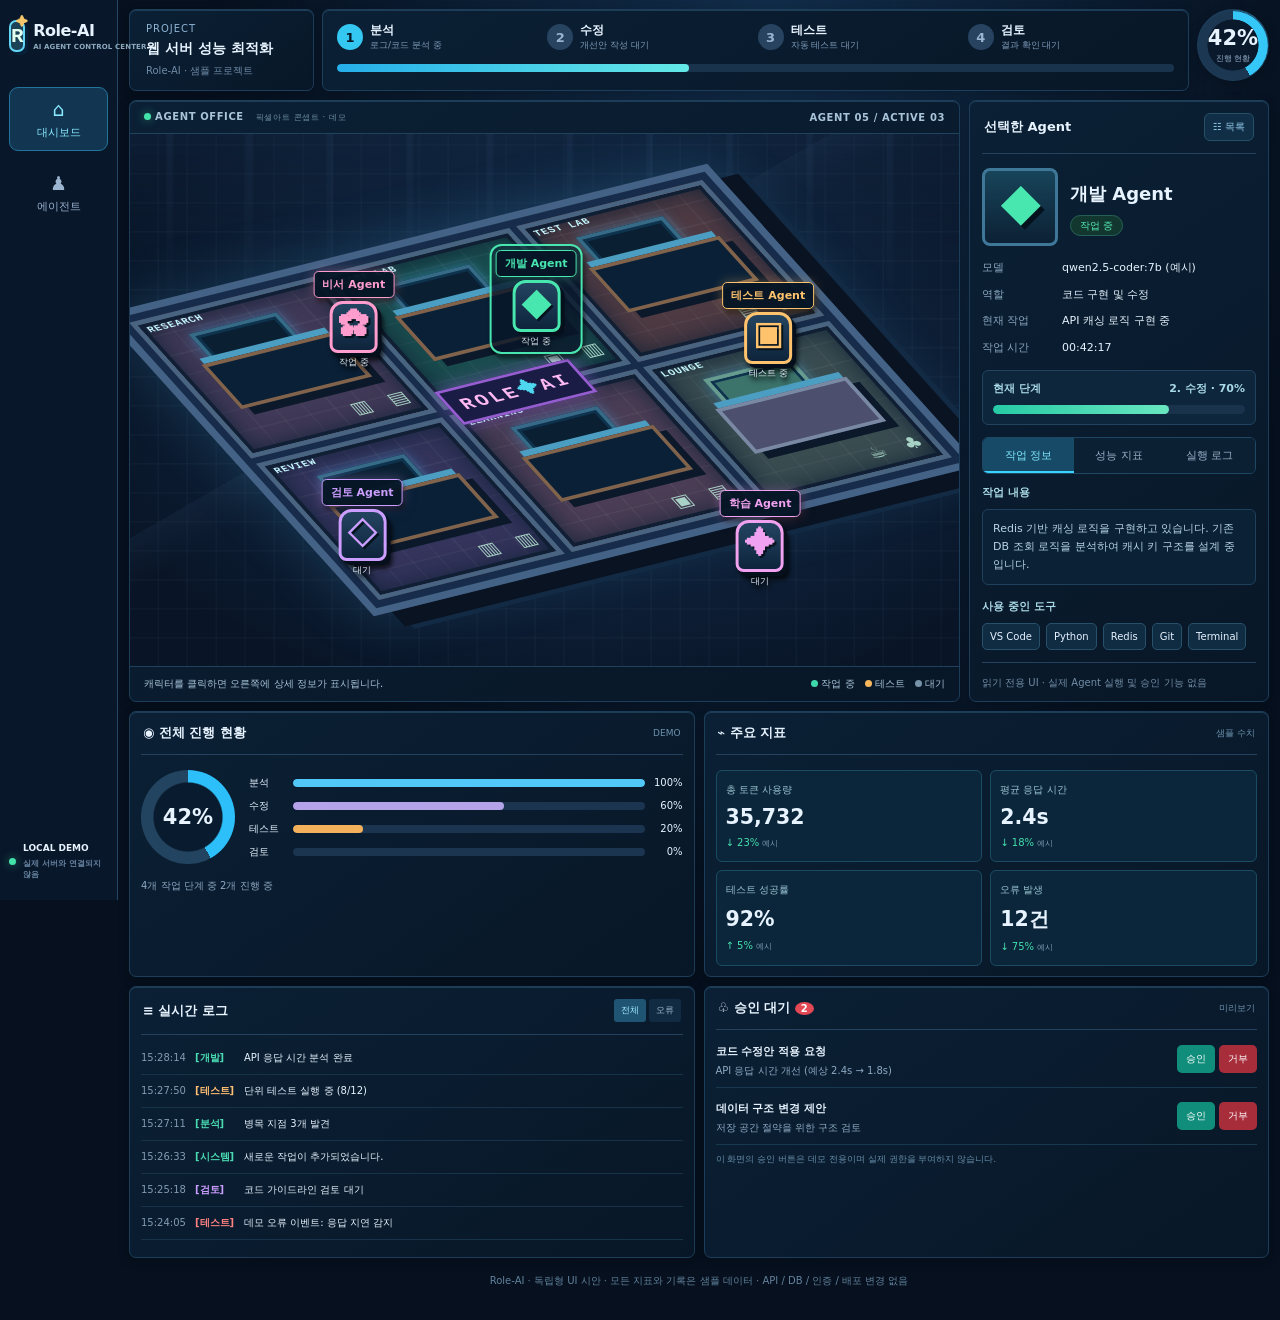
<file: ui-prototypes/pixelqg/index.html>
<!doctype html>
<html lang="ko"><head><meta charset="utf-8"><meta name="viewport" content="width=device-width,initial-scale=1"><meta name="theme-color" content="#081524"><title>Role-AI · Agent Control Center</title><link rel="stylesheet" href="./style.css"><script src="./app.js" defer></script></head>
<body><a class="skip" href="#office">사무실 바로가기</a>
<div class="app">
<aside class="sidebar" aria-label="주 메뉴"><div class="brand"><div class="brand-icon">R<span>✦</span></div><div>Role-AI<small>AI AGENT CONTROL CENTER</small></div></div><nav aria-label="화면 전환"><button type="button" class="selected" data-view="dashboard" aria-pressed="true">⌂ <span>대시보드</span></button><button type="button" data-view="agents" aria-pressed="false">♟ <span>에이전트</span></button></nav><div class="sidebar-bottom"><span class="live-dot"></span><div>LOCAL DEMO<small>실제 서버와 연결되지 않음</small></div></div></aside>
<main class="content">
<div id="dashboard-view">
<header id="overview" class="top"><div class="project"><span class="eyebrow">PROJECT</span><strong>웹 서버 성능 최적화</strong><small>Role-AI · 샘플 프로젝트</small></div><div class="stage-top"><div class="stage-list" id="stages" aria-label="프로젝트 진행 단계"></div><div class="meter"><div id="meter-fill"></div></div></div><div class="progress-dial"><strong id="progress-percent">42%</strong><small>진행 현황</small></div><div class="top-time"><span>진행 시간 <strong>01:24:17</strong></span><span>예상 완료 <strong>02:10:00</strong></span></div></header>
<div class="workspace">
<section id="office" class="office panel" aria-label="아이소메트릭 Agent 사무실">
<div class="scene-head"><span><i class="live-dot"></i> AGENT OFFICE <small>픽셀아트 콘셉트 · 데모</small></span><span>AGENT 05 / ACTIVE 03</span></div>
<div class="office-scene" id="scene"><div class="skyline"></div><div class="isometric-building"><div class="room room-research"><span class="room-mark">RESEARCH</span><span class="room-prop">▥　▤</span></div><div class="room room-code"><span class="room-mark">CODE LAB</span><span class="room-prop">▣　▥</span></div><div class="room room-test"><span class="room-mark">TEST LAB</span><span class="room-prop">▤　▣</span></div><div class="room room-review"><span class="room-mark">REVIEW</span><span class="room-prop">▥　▥</span></div><div class="room room-learning"><span class="room-mark">LEARNING</span><span class="room-prop">▣　▤</span></div><div class="room room-lounge"><span class="room-mark">LOUNGE</span><span class="room-prop">☕　♣</span></div><div class="center-sign">ROLE<span>✦</span>AI</div></div><div id="office-avatars" class="office-avatars"></div></div>
<div class="scene-foot"><span>캐릭터를 클릭하면 오른쪽에 상세 정보가 표시됩니다.</span><span><i class="key-dot green"></i> 작업 중　<i class="key-dot amber"></i> 테스트　<i class="key-dot gray"></i> 대기</span></div></section>
<aside class="detail panel" aria-label="선택한 Agent 정보"><div class="panel-head"><h2>선택한 Agent</h2><button id="detail-list-button" type="button" class="text-button" aria-controls="detail-agent-list" aria-expanded="false">☷ 목록</button></div><div id="detail-agent-list" class="detail-agent-list" hidden><div class="detail-agent-list-heading">에이전트 목록</div><div id="detail-list-items"></div></div><div class="profile"><div class="profile-pixel" id="profile-pixel">◈</div><div><h3 id="detail-name">—</h3><span id="detail-state" class="state">—</span></div></div><dl class="profile-info"><dt>모델</dt><dd id="detail-model">—</dd><dt>역할</dt><dd id="detail-role">—</dd><dt>현재 작업</dt><dd id="detail-task">—</dd><dt>작업 시간</dt><dd id="detail-time">—</dd></dl><div class="detail-block"><div class="block-title">현재 단계 <strong id="detail-stage-label">—</strong></div><div class="bar"><div id="detail-stage-bar"></div></div></div><div class="detail-tabs" role="group" aria-label="Agent 상세 탭"><button type="button" data-tab="work" aria-pressed="true">작업 정보</button><button type="button" data-tab="metrics" aria-pressed="false">성능 지표</button><button type="button" data-tab="activity" aria-pressed="false">실행 로그</button></div><div id="tab-work" class="tab-panel"><div class="block-title">작업 내용</div><p id="detail-description" class="description">—</p><div class="block-title">사용 중인 도구</div><div id="detail-tools" class="tools"></div></div><div id="tab-metrics" class="tab-panel" hidden><div class="block-title">시스템 자원 <small>데모</small></div><div id="resource-bars" class="resource-bars"></div><div class="block-title">토큰 사용량 <small>데모</small></div><dl class="tokens"><dt>입력</dt><dd id="detail-input">—</dd><dt>출력</dt><dd id="detail-output">—</dd><dt>캐시</dt><dd id="detail-cache">—</dd><dt>총합</dt><dd id="detail-total">—</dd></dl></div><div id="tab-activity" class="tab-panel" hidden><div class="block-title">Agent 관련 활동</div><ol id="detail-activity" class="mini-log"></ol></div><div class="detail-foot">읽기 전용 UI · 실제 Agent 실행 및 승인 기능 없음</div></aside>
</div>
<div class="bottom-grid"><section id="agents" class="panel progress-panel"><div class="panel-head"><h2>◉ 전체 진행 현황</h2><span class="mini-label">DEMO</span></div><div class="progress-content"><div class="big-dial"><strong id="bottom-percent">42%</strong></div><div class="phase-bars" id="phase-bars"></div></div><p class="panel-foot">4개 작업 단계 중 2개 진행 중</p></section>
<section id="metrics" class="panel metrics-panel"><div class="panel-head"><h2>⌁ 주요 지표</h2><span class="mini-label">샘플 수치</span></div><div class="metric-grid"><div class="metric"><span>총 토큰 사용량</span><strong id="metric-tokens">—</strong><small>↓ 23% <em>예시</em></small></div><div class="metric"><span>평균 응답 시간</span><strong>2.4s</strong><small>↓ 18% <em>예시</em></small></div><div class="metric"><span>테스트 성공률</span><strong>92%</strong><small>↑ 5% <em>예시</em></small></div><div class="metric"><span>오류 발생</span><strong>12건</strong><small>↓ 75% <em>예시</em></small></div></div></section>
<section id="logs" class="panel logs-panel"><div class="panel-head"><h2>≡ 실시간 로그</h2><div class="log-filters" role="group" aria-label="로그 필터"><button type="button" data-log="all" aria-pressed="true">전체</button><button type="button" data-log="error" aria-pressed="false">오류</button></div></div><ol id="log-list" class="log-list"></ol></section>
<section id="approvals" class="panel approval-panel"><div class="panel-head"><h2>♧ 승인 대기 <span class="approval-count" id="approval-count">—</span></h2><span class="mini-label">미리보기</span></div><div id="approval-list" class="approval-list"></div><p class="approval-note">이 화면의 승인 버튼은 데모 전용이며 실제 권한을 부여하지 않습니다.</p></section></div>
</div>
<section id="agents-view" class="agent-directory" hidden aria-labelledby="agents-page-heading"><header class="directory-heading"><span class="eyebrow">AGENT DIRECTORY · DEMO</span><h1 id="agents-page-heading">에이전트 관리</h1><p>작업 중인 에이전트와 쉬는 중인 에이전트를 구분해 확인할 수 있습니다.</p></header><div class="directory-stats" id="directory-stats"></div><div class="directory-groups"><section class="panel directory-group"><h2>● 현재 활동 중 <span id="active-count"></span></h2><div id="active-agents" class="directory-grid"></div></section><section class="panel directory-group"><h2>○ 쉬는 중 / 대기 <span id="idle-count"></span></h2><div id="idle-agents" class="directory-grid"></div></section></div><p class="directory-note">현재 목록과 상태는 샘플 데이터입니다. 실제 작업 현황과는 연결되지 않았습니다.</p></section>
<footer>Role-AI · 독립형 UI 시안 · 모든 지표와 기록은 샘플 데이터 · API / DB / 인증 / 배포 변경 없음</footer>
</main></div></body></html>
</file>
<file: ui-prototypes/pixelqg/style.css>
:root{color-scheme:dark;--bg:#06101e;--panel:#0a1a2c;--edge:#1d3e5a;--ink:#e7f3ff;--muted:#819cb5;--cyan:#3cc9ff;--green:#39d9a5;--amber:#fbb968;font-family:Inter,"Pretendard","Noto Sans KR",system-ui,sans-serif;background:var(--bg);color:var(--ink)}*{box-sizing:border-box}html{scroll-behavior:smooth}body{margin:0;background:radial-gradient(ellipse at 60% 0,#112c49 0,transparent 52%),var(--bg)}button,select{font:inherit}button{cursor:pointer}button:focus-visible,a:focus-visible,select:focus-visible{outline:2px solid #81f5ff;outline-offset:3px}button:disabled{cursor:default;opacity:.5}.skip{position:absolute;left:10px;top:-80px;padding:10px;background:white;color:black;z-index:100}.skip:focus{top:10px}.app{display:grid;grid-template-columns:118px minmax(0,1fr);min-height:100vh}.sidebar{position:sticky;top:0;height:100vh;background:#09172a;border-right:1px solid #244765;padding:20px 9px;display:flex;flex-direction:column;gap:35px;z-index:2}.brand{display:flex;align-items:center;gap:8px;font-weight:900;font-size:16px;letter-spacing:-.03em;white-space:nowrap}.brand-icon{position:relative;width:32px;height:32px;border:2px solid #62d7f5;background:#1b4257;display:grid;place-items:center;border-radius:7px;color:#e2ffef;font:900 21px ui-monospace,monospace;box-shadow:3px 3px #062137}.brand-icon span{position:absolute;right:-4px;top:-7px;font-size:12px;color:#f3c56b}.brand small{display:block;font-size:7px;color:#8ca9be;letter-spacing:.02em;font-weight:600;margin-top:3px}.sidebar nav{display:grid;gap:10px}.sidebar nav a{display:grid;justify-items:center;gap:5px;padding:10px 4px;border:1px solid transparent;border-radius:9px;text-decoration:none;color:#9bb4d0;font-size:19px}.sidebar nav a span{font-size:11px}.sidebar nav a:hover,.sidebar nav a.selected{background:#123652;border-color:#22749a;color:#8ae8ff}.sidebar-bottom{margin-top:auto;display:flex;gap:7px;align-items:center;font-size:9px;font-weight:700}.sidebar-bottom small{display:block;color:#66839f;font-size:8px;margin-top:5px}.live-dot{display:inline-block;width:7px;height:7px;border-radius:50%;background:#43e2a9;box-shadow:0 0 10px #3de2a988;flex:none}.content{padding:9px 11px 16px;min-width:0;max-width:1900px;width:100%;margin:auto}.top{display:grid;grid-template-columns:minmax(160px,220px) minmax(320px,1fr) 74px 170px;gap:8px;margin-bottom:9px;min-height:82px}.top>div,.panel{border:1px solid var(--edge);border-radius:7px;background:linear-gradient(145deg,#0b2035,#081727);box-shadow:inset 0 1px #1d3d57,0 3px 12px #0003}.project{padding:12px 16px;display:grid;align-content:center;gap:6px}.eyebrow{font-size:10px;color:#8eb5d4;letter-spacing:.1em}.project strong{font-size:14px}.project small{font-size:10px;color:#708ca8}.stage-top{padding:12px 14px}.stage-list{display:grid;grid-template-columns:repeat(4,minmax(0,1fr));gap:4px}.stage{display:flex;align-items:center;gap:7px;min-width:0}.stage-number{width:26px;height:26px;display:grid;place-items:center;border-radius:50%;background:#284360;color:#9ab3ce;font-weight:900;font-size:13px;flex:none}.stage.current .stage-number{background:#33c7f2;color:#031728}.stage.complete .stage-number{background:#44d5aa;color:#05231e}.stage-copy{display:grid;min-width:0}.stage-copy strong{font-size:12px}.stage-copy small{font-size:9px;color:#7e9bb7;overflow:hidden;text-overflow:ellipsis;white-space:nowrap}.meter,.bar{height:8px;border-radius:12px;background:#1a334d;overflow:hidden}.meter{margin-top:12px}.meter>div,.bar>div{height:100%;width:42%;background:linear-gradient(90deg,#25aee9,#64e9e7);border-radius:inherit}.progress-dial{display:grid;place-items:center;align-content:center;gap:3px;position:relative;background:radial-gradient(closest-side,#0a1a2c 72%,transparent 74%),conic-gradient(#34c7f7 42%,#1c3752 0)!important;border-radius:50%!important;aspect-ratio:1}.progress-dial strong{font-size:21px}.progress-dial small{font-size:8px;color:#91abc4}.top-time{padding:13px;display:grid;grid-template-columns:1fr 1fr;gap:8px;align-items:center}.top-time span{font-size:9px;color:#a5b7cc;display:grid;gap:8px}.top-time strong{font-size:13px;color:#f0f8ff;font-variant-numeric:tabular-nums}.workspace{display:grid;grid-template-columns:minmax(0,1fr) 335px;gap:9px}.panel{min-width:0;overflow:hidden}.office{display:flex;flex-direction:column;min-height:570px}.scene-head,.scene-foot{display:flex;align-items:center;justify-content:space-between;gap:10px;padding:10px 14px;font-size:10px;color:#a9c4d9}.scene-head{border-bottom:1px solid #21425d;font-weight:800;letter-spacing:.06em}.scene-head small{font-weight:400;color:#7191a8;margin-left:8px}.scene-foot{border-top:1px solid #21425d;font-size:10px}.key-dot{display:inline-block;width:7px;height:7px;border-radius:50%}.key-dot.green{background:#3ed9aa}.key-dot.amber{background:#f8b75b}.key-dot.gray{background:#7693aa}.office-scene{position:relative;flex:1;min-height:500px;overflow:hidden;background:radial-gradient(ellipse at 55% 45%,#1b3d61 0,#0e2038 50%,#091527 82%);isolation:isolate}.office-scene:before{content:"";position:absolute;inset:0;background:linear-gradient(150deg,transparent 40%,#29415e30 40%,transparent 45%),repeating-linear-gradient(0deg,transparent 0 27px,#a1d5f908 28px 29px),repeating-linear-gradient(90deg,transparent 0 27px,#a1d5f908 28px 29px);pointer-events:none}.skyline{position:absolute;top:0;left:0;right:0;height:33%;background:linear-gradient(#1a375a44,transparent),repeating-linear-gradient(90deg,transparent 0 36px,#6e9bd212 37px 42px,transparent 44px 80px);mask-image:linear-gradient(#000,transparent)}.isometric-building{position:absolute;width:73%;height:74%;left:13%;top:11%;transform:rotate(-28deg) skew(14deg,14deg);background:#172c4a;border:8px solid #446286;box-shadow:18px 19px 0 #091322,24px 24px 0 #132a45,0 0 55px #3c9cc63a;display:grid;grid-template-columns:repeat(3,1fr);grid-template-rows:repeat(2,1fr);gap:7px;padding:8px}.room{position:relative;overflow:hidden;border:5px solid #496480;background:repeating-linear-gradient(0deg,#ffffff0b 0 1px,transparent 2px 25px),repeating-linear-gradient(90deg,#ffffff0b 0 1px,transparent 2px 25px),#233f5a;box-shadow:inset 0 0 0 4px #101f34,inset 0 0 25px #0c1e32}.room:after{content:"";position:absolute;left:13%;top:35%;width:70%;height:30%;background:#092037;border:4px solid #81634c;box-shadow:7px 9px 0 #0b192a,0 -10px 0 -3px #4b9ec2}.room:before{content:"";position:absolute;left:20%;top:14%;width:45%;height:20%;background:#0a2032;border:4px solid #366b87;box-shadow:inset 0 0 0 3px #0e334e,0 0 12px #49b7f96b}.room-research{background-color:#403957}.room-code{background-color:#1a4c4e}.room-test{background-color:#4d3a43}.room-review{background-color:#34345c}.room-learning{background-color:#4a3d55}.room-lounge{background-color:#394c50}.room-lounge:after{background:#4c506e;border-color:#7989a4}.room-lounge:before{background:#3c746c;border-color:#679b90}.room-mark{position:absolute;top:3px;left:5px;font:900 10px ui-monospace,monospace;letter-spacing:.08em;color:#c5f8ff;z-index:1}.room-prop{position:absolute;bottom:7px;right:8px;color:#a8d2c5;font-size:19px;z-index:1}.center-sign{position:absolute;left:35%;top:43%;padding:7px 10px;background:#1a1c45;border:3px solid #965dd0;color:#ffbaf4;box-shadow:0 0 18px #b468f577;font:900 19px ui-monospace,monospace;letter-spacing:.15em;z-index:2}.center-sign span{color:#4ed8ef}.office-avatars{position:absolute;inset:0;pointer-events:none}.agent-sprite{pointer-events:auto;position:absolute;transform:translate(-50%,-50%);display:grid;justify-items:center;gap:3px;background:none;border:0;padding:4px;border-radius:10px;z-index:4;color:white;filter:drop-shadow(2px 4px 2px #000a)}.agent-sprite:hover,.agent-sprite[aria-pressed=true]{background:#0b1c33a6;outline:2px solid var(--agent-color)}.agent-label{font-size:11px;font-weight:900;padding:5px 8px;background:#071727ed;border:1px solid var(--agent-color);box-shadow:0 0 12px color-mix(in srgb,var(--agent-color) 35%,transparent);color:var(--agent-color);white-space:nowrap;border-radius:5px}.agent-character{width:48px;height:52px;display:grid;place-items:center;background:linear-gradient(#234461,#0e243c);border:3px solid var(--agent-color);box-shadow:4px 4px #05101c;border-radius:13px 13px 8px 8px;font:900 30px ui-monospace,monospace;color:var(--agent-color);text-shadow:2px 2px #06121c}.agent-state{font-size:9px;color:#e1edf9;text-shadow:0 1px 4px #000}.detail{padding:0 12px 10px;display:flex;flex-direction:column;min-height:570px}.panel-head{display:flex;justify-content:space-between;align-items:center;gap:6px;padding:12px 2px;border-bottom:1px solid #24425e}.panel-head h2{font-size:13px;margin:0;font-weight:800}.text-button{border:1px solid #274f68;background:#112e47;color:#91c9e7;padding:6px 8px;border-radius:6px;font-size:10px}.text-button:hover{background:#1b4463}.profile{display:flex;align-items:center;gap:12px;padding:14px 0}.profile-pixel{width:76px;height:78px;border:3px solid #3e7797;background:linear-gradient(#17445a,#0c2034);border-radius:8px;display:grid;place-items:center;font:900 40px ui-monospace,monospace;color:#6de7b7;text-shadow:4px 4px #05121e;flex:none}.profile h3{margin:0 0 8px;font-size:18px}.state{font-size:10px;border:1px solid #275f58;border-radius:20px;color:#56e9b5;background:#12372f;padding:4px 9px}.state.testing{color:#ffc879;border-color:#745329;background:#362a1c}.state.idle{color:#a2b6d4;border-color:#42546b;background:#203043}.state.failed{color:#ff8b8b;border-color:#783d48;background:#3d2229}.profile-info{display:grid;grid-template-columns:75px minmax(0,1fr);gap:10px 5px;margin:0 0 14px;font-size:11px;line-height:1.5}.profile-info dt{color:#88a5bd}.profile-info dd{margin:0;overflow-wrap:anywhere}.detail-block{border:1px solid #21435e;border-radius:6px;padding:10px;background:#0d263b;margin-bottom:12px}.block-title{font-size:11px;font-weight:800;color:#a9d9e6;display:flex;justify-content:space-between;margin-bottom:9px}.block-title small{font-size:9px;color:#678fac}.bar{height:9px}.bar>div{background:linear-gradient(90deg,#26cba5,#69e6c0)}.detail-tabs{display:grid;grid-template-columns:repeat(3,1fr);border:1px solid #1e4764;border-radius:6px;overflow:hidden;margin-bottom:11px}.detail-tabs button{background:#0b2033;border:0;color:#98b0c8;padding:10px 4px;font-size:11px}.detail-tabs button[aria-pressed=true]{background:#174a66;color:#7ee7ff;box-shadow:inset 0 -2px #38d3ff}.tab-panel{font-size:11px}.tab-panel[hidden]{display:none}.description{padding:10px;border:1px solid #1f405b;border-radius:6px;line-height:1.65;margin:0 0 14px;background:#0a2136;color:#b7d2e5;min-height:70px}.tools{display:flex;gap:6px;flex-wrap:wrap;margin-bottom:12px}.tool{background:#102c43;border:1px solid #27516b;border-radius:5px;padding:7px;font-size:10px}.resource-bars{display:grid;gap:11px;margin:13px 0 20px}.resource-row{display:grid;grid-template-columns:54px 1fr 37px;gap:8px;align-items:center;font-size:11px}.resource-row>span:last-child{text-align:right;font-variant-numeric:tabular-nums}.resource-track{height:8px;border-radius:8px;background:#1d3650;overflow:hidden}.resource-track>div{height:100%;border-radius:8px;background:#36c4f5}.resource-row:nth-child(2) .resource-track>div{background:#f6b45c}.resource-row:nth-child(3) .resource-track>div{background:#36d2a7}.tokens{display:grid;grid-template-columns:1fr auto;gap:8px;margin:0}.tokens dt{color:#8ca9c2}.tokens dd{margin:0;font-variant-numeric:tabular-nums}.mini-log{margin:0;padding-left:18px;line-height:1.9;color:#a7c3d7}.detail-foot{margin-top:auto;padding:12px 0 0;border-top:1px solid #24425e;color:#718da5;font-size:10px;line-height:1.6}.bottom-grid{display:grid;grid-template-columns:1fr 1.12fr 1fr 1fr;gap:9px;margin-top:9px}.bottom-grid>.panel{min-height:220px;padding:0 11px 10px}.mini-label{font-size:9px;color:#6e94ae}.progress-content{display:flex;gap:14px;align-items:center;padding:15px 0}.big-dial{width:94px;height:94px;flex:none;border-radius:50%;background:radial-gradient(closest-side,#091b2e 72%,transparent 75%),conic-gradient(#2cbffa 42%,#234460 0);display:grid;place-items:center}.big-dial strong{font-size:21px}.phase-bars{flex:1;display:grid;gap:9px}.phase-row{display:grid;grid-template-columns:37px 1fr 31px;align-items:center;gap:7px;font-size:10px}.phase-row>span:last-child{text-align:right}.phase-track{height:8px;border-radius:10px;background:#1b3450;overflow:hidden}.phase-track>div{height:100%;border-radius:10px;background:var(--phase-color)}.panel-foot{margin:0;color:#8da7c1;font-size:10px}.metric-grid{display:grid;grid-template-columns:1fr 1fr;gap:8px;margin-top:15px}.metric{background:#0b263b;border:1px solid #1b4b60;border-radius:6px;padding:12px 9px;min-width:0;display:grid;gap:8px}.metric>span{font-size:10px;color:#9ac3d0}.metric strong{font-size:clamp(15px,1.6vw,21px);font-variant-numeric:tabular-nums}.metric small{color:#45dfad;font-size:10px}.metric em{font-size:8px;color:#7d9bb4;font-style:normal}.log-filters{display:flex;gap:3px}.log-filters button{border:0;background:#102b42;color:#9eb8d2;padding:5px 7px;font-size:9px;border-radius:3px}.log-filters button[aria-pressed=true]{background:#205473;color:#9eeaff}.log-list{list-style:none;padding:0;margin:7px 0}.log-list li{display:grid;grid-template-columns:49px 44px minmax(0,1fr);gap:5px;border-bottom:1px solid #17334a;padding:9px 0;font-size:10px;line-height:1.4}.log-list time{color:#839bb1;font-variant-numeric:tabular-nums}.log-tag{color:#4adbb2;font-weight:800}.log-tag.error{color:#ff8181}.log-tag.test{color:#ffbe72}.log-tag.review{color:#cb9dff}.approval-count{background:#e54855;color:#fff;border-radius:50%;padding:1px 6px;font-size:10px}.approval-list{display:grid;gap:9px;margin-top:10px}.approval-item{display:grid;grid-template-columns:1fr auto;gap:8px;border-bottom:1px solid #18384f;padding-bottom:9px}.approval-item strong{font-size:11px}.approval-item p{font-size:10px;color:#8da9c1;margin:5px 0 0;line-height:1.4}.approval-actions{display:flex;gap:4px;align-items:center}.approval-actions button{border:0;border-radius:5px;padding:7px 9px;color:white;font-size:10px;background:#118e7b}.approval-actions button:last-child{background:#a72d3b}.approval-result{font-size:10px;color:#8dc6dc}.approval-note{font-size:9px;color:#668ca7;line-height:1.4;margin:8px 0 0}footer{padding:16px;text-align:center;color:#62839e;font-size:10px}@media(max-width:1400px){.top{grid-template-columns:185px 1fr 72px}.top-time{display:none}.workspace{grid-template-columns:minmax(0,1fr) 300px}.bottom-grid{grid-template-columns:repeat(2,minmax(0,1fr))}}@media(max-width:900px){.app{grid-template-columns:1fr}.sidebar{height:auto;position:static;padding:10px 15px;gap:10px}.sidebar nav{display:flex;overflow:auto}.sidebar nav a{min-width:85px;padding:8px}.sidebar-bottom{display:none}.top{grid-template-columns:1fr 2fr 72px}.workspace{grid-template-columns:1fr}.office{min-height:500px}.office-scene{min-height:470px}.detail{min-height:0}.detail-foot{margin-top:12px}.profile-info{grid-template-columns:100px 1fr}}@media(max-width:610px){.content{padding:7px}.top{grid-template-columns:1fr 72px}.stage-top{grid-column:1/-1;grid-row:2}.project{min-width:0}.progress-dial{grid-column:2;grid-row:1}.stage-copy strong{font-size:10px}.stage-copy small{font-size:8px}.stage-number{width:23px;height:23px}.bottom-grid{grid-template-columns:1fr}.office-scene{min-height:380px}.office{min-height:420px}.isometric-building{width:82%;height:63%;left:8%;top:17%;border-width:5px;gap:4px;padding:5px}.room{border-width:3px}.room-mark{font-size:7px}.room-prop{font-size:12px}.agent-character{width:33px;height:35px;font-size:21px;border-width:2px}.agent-label{font-size:8px;padding:3px 5px}.agent-state{font-size:8px}.scene-head,.scene-foot{font-size:9px}.scene-foot{flex-wrap:wrap}.center-sign{font-size:11px}.metric strong{font-size:21px}}@media(prefers-reduced-motion:no-preference){.live-dot{animation:glow 2.3s ease-in-out infinite}@keyframes glow{50%{box-shadow:0 0 18px #3de2a9bb}}}

/* Navigation and agent directory: independent pages, not dashboard anchors. */
[hidden]{display:none!important}
.sidebar nav button{display:grid;justify-items:center;gap:5px;padding:10px 4px;border:1px solid transparent;border-radius:9px;background:transparent;color:#9bb4d0;font-size:19px;width:100%;cursor:pointer}
.sidebar nav button span{font-size:11px}
.sidebar nav button:hover,.sidebar nav button.selected{background:#123652;border-color:#22749a;color:#8ae8ff}
.directory-heading{padding:21px 16px 16px}.directory-heading h1{margin:8px 0;font-size:25px}.directory-heading p,.directory-note{font-size:12px;color:#8daec4;line-height:1.7}
.directory-stats{display:grid;grid-template-columns:repeat(3,minmax(0,1fr));gap:12px;margin:6px 0 15px}
.directory-stat{background:#0b2338;border:1px solid #25506d;border-radius:8px;padding:17px;display:grid;gap:11px}
.directory-stat span{color:#99b9cd;font-size:12px}.directory-stat strong{font-size:27px;color:#a2eaff}
.directory-groups{display:grid;gap:15px}.directory-group{padding:18px}.directory-group h2{font-size:16px;margin:0 0 15px}.directory-group h2 span{font-size:12px;color:#7db7ce}
.directory-grid{display:grid;grid-template-columns:repeat(auto-fit,minmax(240px,1fr));gap:11px}
.directory-agent-card,.detail-list-row{display:flex;gap:10px;align-items:center;text-align:left;color:#e7f3ff;background:#0d293e;border:1px solid #2d536e;border-radius:9px;padding:13px;width:100%}
.directory-agent-card:hover,.detail-list-row:hover,.directory-agent-card[aria-pressed=true],.detail-list-row[aria-pressed=true]{border-color:#63d8ea;background:#17435a}
.agent-entry-avatar{display:grid;place-items:center;flex:none;width:39px;height:39px;border:2px solid #376681;background:#0b2032;border-radius:7px;font-size:23px}
.agent-entry-body{display:grid;gap:5px;flex:1;min-width:0}.agent-entry-body strong{font-size:13px}.agent-entry-body small{font-size:10px;color:#98aec5;white-space:nowrap;overflow:hidden;text-overflow:ellipsis}
.agent-entry-state{font-size:10px;white-space:nowrap;color:#a4b8ce}.agent-entry-state.running{color:#40e2a9}.agent-entry-state.testing{color:#f7ba69}
.directory-empty{font-size:12px;color:#8daec4}.directory-note{padding:12px}
.detail-agent-list{background:#0c253b;border:1px solid #31617c;border-radius:8px;padding:10px;margin:10px 0;max-height:285px;overflow:auto}
.detail-agent-list-heading{font-size:13px;font-weight:800;padding:6px 3px;color:#b7edff}
.detail-list-group-title{font-size:10px;color:#85a8c0;margin:10px 3px 5px}
.detail-list-row{padding:8px;margin-bottom:5px}.detail-list-row .agent-entry-avatar{width:31px;height:31px;font-size:19px}.detail-list-row .agent-entry-body strong{font-size:11px}.detail-list-row .agent-entry-body small{font-size:9px}
@media(max-width:900px){.sidebar nav button{min-width:85px;padding:8px}}
@media(max-width:610px){.directory-stats{grid-template-columns:1fr 1fr}.directory-stat{padding:11px}.directory-stat strong{font-size:22px}.directory-heading{padding:16px 7px}}
</file>
